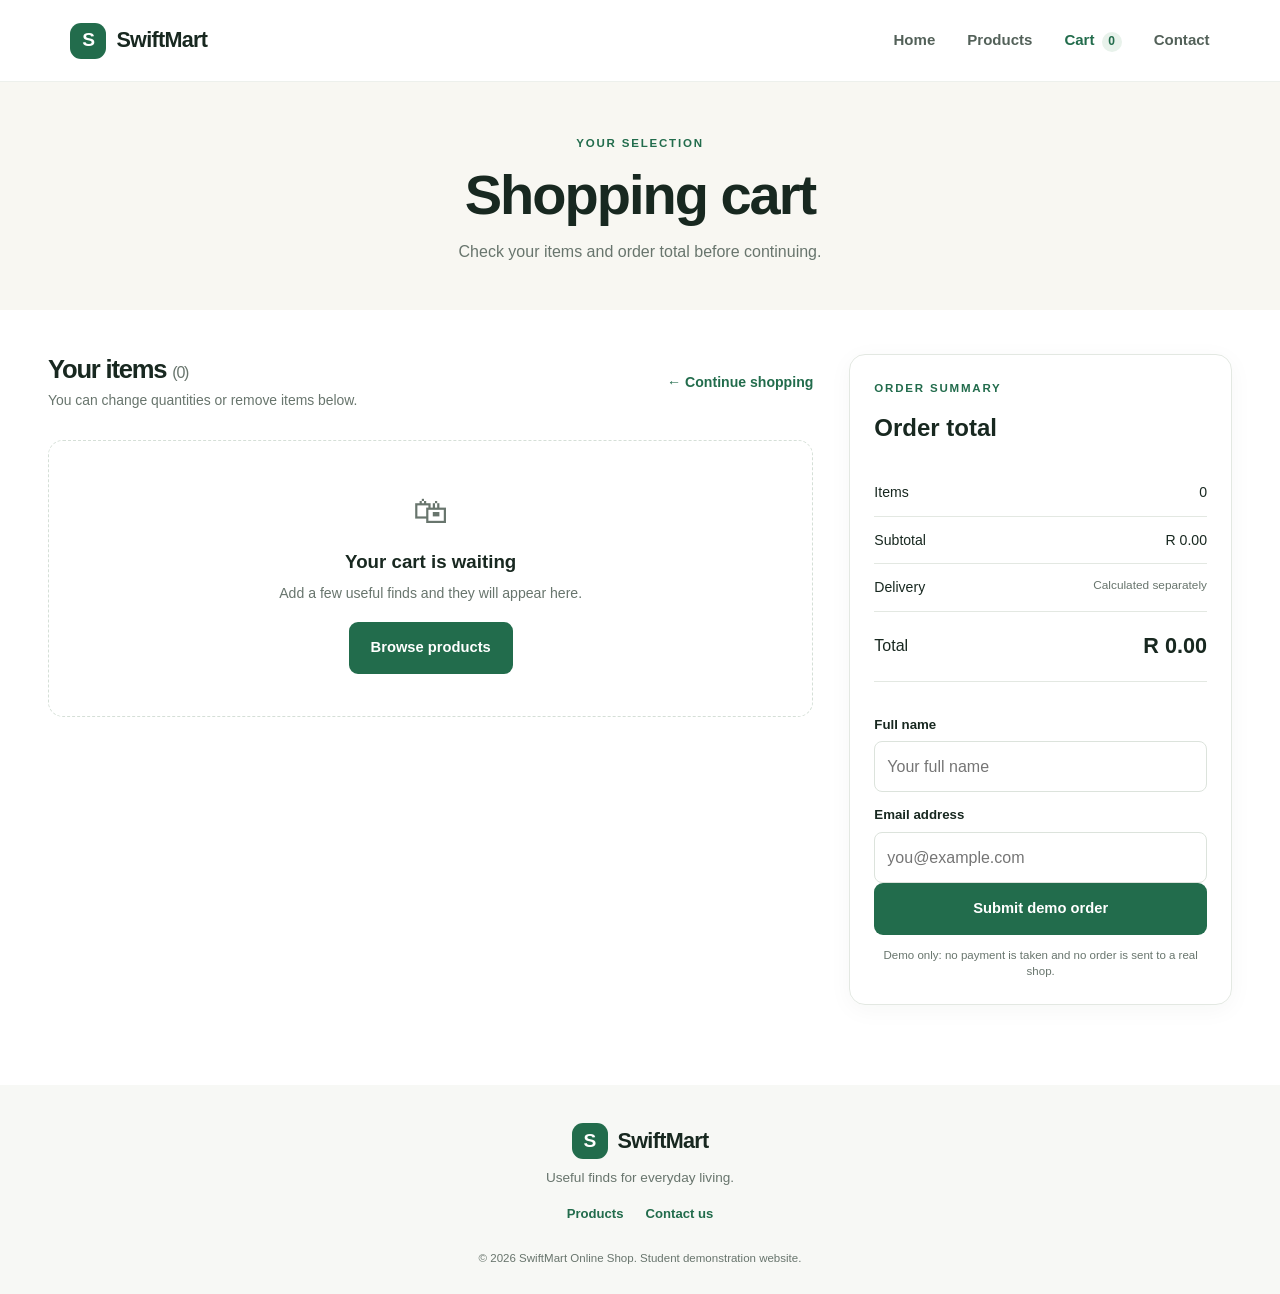
<file: cart.html>
<!DOCTYPE html>
<html lang="en">
<head>
  <meta charset="UTF-8"><meta name="viewport" content="width=device-width, initial-scale=1.0">
  <meta name="description" content="Review your SwiftMart shopping cart and submit a demo order.">
  <title>SwiftMart | Cart & Checkout</title><link rel="stylesheet" href="css/style.css"><script src="js/main.js" defer></script>
</head>
<body>
  <header class="site-header"><a class="brand" href="index.html"><span class="brand-mark">S</span><span>SwiftMart</span></a><button class="menu-toggle" aria-label="Open navigation" aria-expanded="false">☰</button><nav class="nav-links" aria-label="Main navigation"><a href="index.html">Home</a><a href="products.html">Products</a><a class="active" href="cart.html">Cart <span class="cart-count">0</span></a><a href="contact.html">Contact</a></nav></header>
  <main>
    <section class="page-banner compact-banner"><p class="eyebrow">YOUR SELECTION</p><h1>Shopping cart</h1><p>Check your items and order total before continuing.</p></section>
    <section class="section cart-layout">
      <div class="cart-main"><div class="section-heading cart-heading"><div><h2>Your items <span class="heading-count" id="cart-heading-count">(0)</span></h2><p class="muted">You can change quantities or remove items below.</p></div><a class="text-link" href="products.html">← Continue shopping</a></div>
        <div id="cart-items" class="cart-items"></div>
        <div id="cart-empty" class="empty-cart"><div class="empty-cart-icon">🛍</div><h3>Your cart is waiting</h3><p>Add a few useful finds and they will appear here.</p><a class="button button-primary" href="products.html">Browse products</a></div>
      </div>
      <aside class="order-summary"><p class="eyebrow">ORDER SUMMARY</p><h2>Order total</h2><div class="summary-line"><span>Items</span><span id="summary-quantity">0</span></div><div class="summary-line"><span>Subtotal</span><span id="summary-subtotal">R0.00</span></div><div class="summary-line"><span>Delivery</span><span class="delivery-note">Calculated separately</span></div><div class="summary-total"><span>Total</span><strong id="summary-total">R0.00</strong></div><form id="checkout-form" class="checkout-form" novalidate><label for="checkout-name">Full name</label><input id="checkout-name" name="name" autocomplete="name" required minlength="2" placeholder="Your full name"><label for="checkout-email">Email address</label><input id="checkout-email" name="email" type="email" autocomplete="email" required placeholder="you@example.com"><p class="form-error" id="checkout-error" role="alert"></p><button class="button button-primary button-full" type="submit">Submit demo order</button><p class="tiny-note">Demo only: no payment is taken and no order is sent to a real shop.</p></form>
      </aside>
    </section>
  </main>
  <footer class="site-footer"><a class="brand brand-footer" href="index.html"><span class="brand-mark">S</span><span>SwiftMart</span></a><p>Useful finds for everyday living.</p><div class="footer-links"><a href="products.html">Products</a><a href="contact.html">Contact us</a></div><small>© <span class="current-year"></span> SwiftMart Online Shop. Student demonstration website.</small></footer>
</body>
</html>
</file>
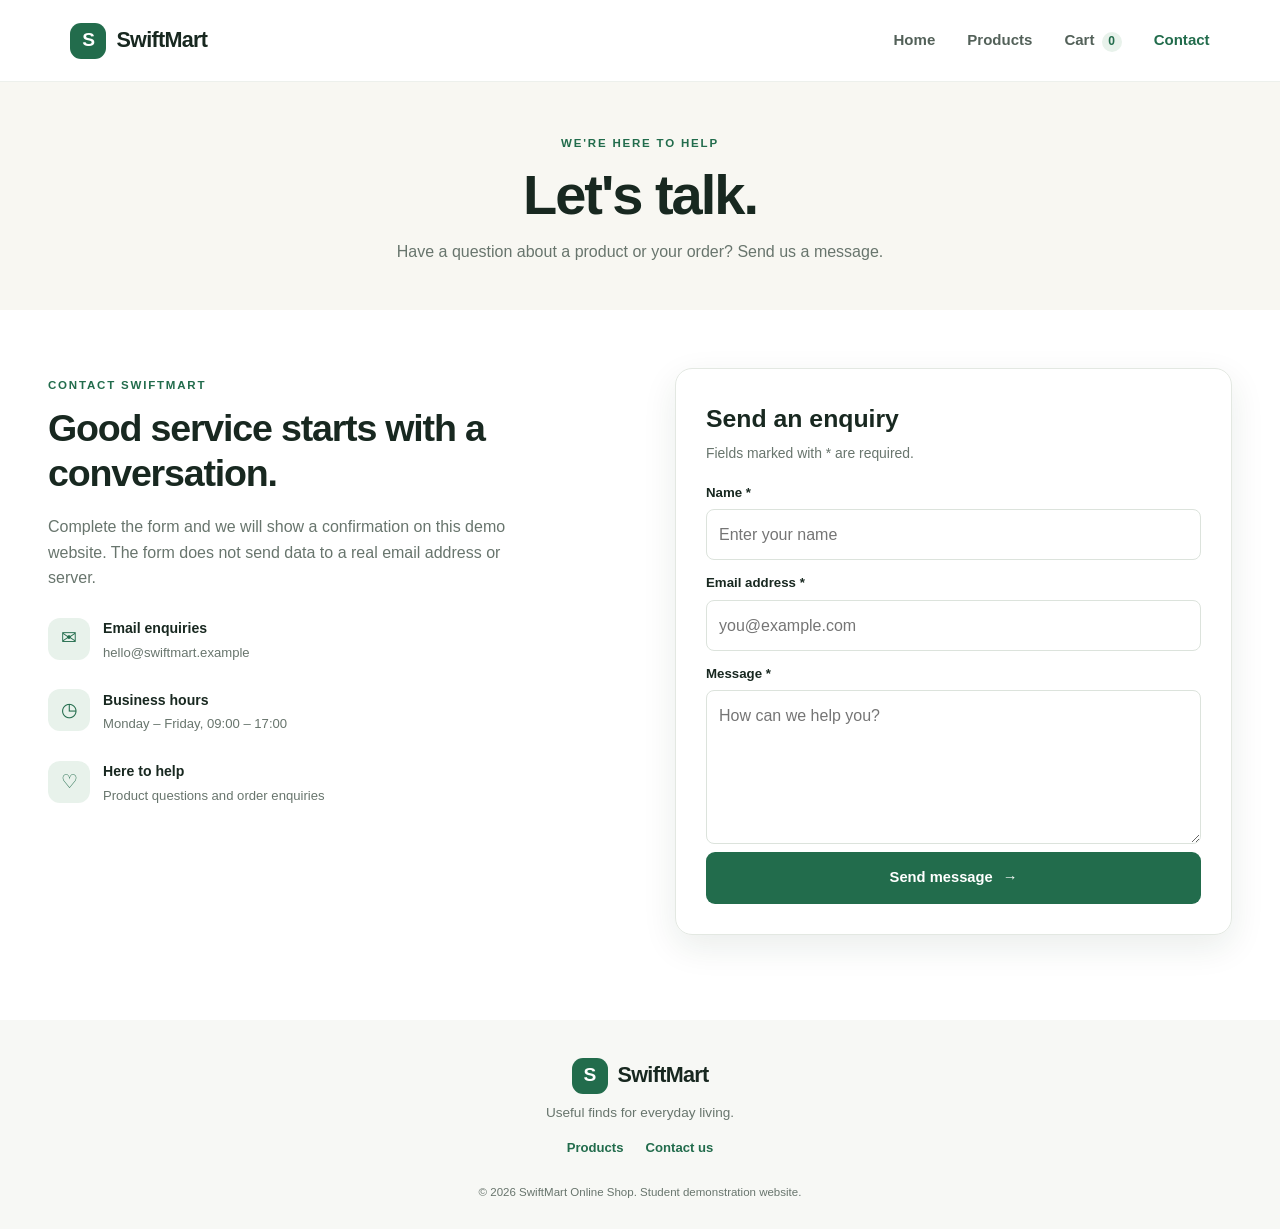
<file: contact.html>
<!DOCTYPE html>
<html lang="en">
<head>
  <meta charset="UTF-8"><meta name="viewport" content="width=device-width, initial-scale=1.0">
  <meta name="description" content="Contact SwiftMart with a question or order enquiry.">
  <title>SwiftMart | Contact</title><link rel="stylesheet" href="css/style.css"><script src="js/main.js" defer></script>
</head>
<body>
  <header class="site-header"><a class="brand" href="index.html"><span class="brand-mark">S</span><span>SwiftMart</span></a><button class="menu-toggle" aria-label="Open navigation" aria-expanded="false">☰</button><nav class="nav-links" aria-label="Main navigation"><a href="index.html">Home</a><a href="products.html">Products</a><a href="cart.html">Cart <span class="cart-count">0</span></a><a class="active" href="contact.html">Contact</a></nav></header>
  <main>
    <section class="page-banner compact-banner"><p class="eyebrow">WE'RE HERE TO HELP</p><h1>Let's talk.</h1><p>Have a question about a product or your order? Send us a message.</p></section>
    <section class="section contact-layout">
      <div class="contact-copy"><p class="eyebrow">CONTACT SWIFTMART</p><h2>Good service starts with a conversation.</h2><p>Complete the form and we will show a confirmation on this demo website. The form does not send data to a real email address or server.</p>
        <div class="contact-detail"><span class="contact-symbol">✉</span><div><strong>Email enquiries</strong><p>hello@swiftmart.example</p></div></div>
        <div class="contact-detail"><span class="contact-symbol">◷</span><div><strong>Business hours</strong><p>Monday – Friday, 09:00 – 17:00</p></div></div>
        <div class="contact-detail"><span class="contact-symbol">♡</span><div><strong>Here to help</strong><p>Product questions and order enquiries</p></div></div>
      </div>
      <form id="contact-form" class="contact-form" novalidate>
        <h2>Send an enquiry</h2><p class="muted">Fields marked with * are required.</p>
        <label for="contact-name">Name *</label><input id="contact-name" name="name" autocomplete="name" required minlength="2" placeholder="Enter your name">
        <label for="contact-email">Email address *</label><input id="contact-email" name="email" type="email" autocomplete="email" required placeholder="you@example.com">
        <label for="contact-message">Message *</label><textarea id="contact-message" name="message" rows="5" required minlength="10" placeholder="How can we help you?"></textarea>
        <p class="form-error" id="contact-error" role="alert"></p><button class="button button-primary button-full" type="submit">Send message <span aria-hidden="true">→</span></button>
        <p id="contact-success" class="success-message" role="status" hidden></p>
      </form>
    </section>
  </main>
  <footer class="site-footer"><a class="brand brand-footer" href="index.html"><span class="brand-mark">S</span><span>SwiftMart</span></a><p>Useful finds for everyday living.</p><div class="footer-links"><a href="products.html">Products</a><a href="contact.html">Contact us</a></div><small>© <span class="current-year"></span> SwiftMart Online Shop. Student demonstration website.</small></footer>
</body>
</html>
</file>
<file: css/style.css>
:root{--ink:#182820;--muted:#68756d;--green:#226c4c;--green-dark:#174d36;--mint:#e8f2eb;--cream:#f8f7f2;--white:#fff;--line:#e3e8e2;--orange:#f4b65f;--shadow:0 12px 35px rgba(25,54,38,.09);--radius:18px}
*{box-sizing:border-box}html{scroll-behavior:smooth}body{margin:0;background:#fff;color:var(--ink);font-family:Arial,Helvetica,sans-serif;line-height:1.6}a{color:inherit;text-decoration:none}img{max-width:100%;display:block}button,input,textarea{font:inherit}button,a,input,textarea{outline-color:var(--green)}.site-header{height:82px;display:flex;align-items:center;justify-content:space-between;padding:0 max(5.5%,calc((100% - 1240px)/2));border-bottom:1px solid #edf0ec;background:#fff;position:sticky;top:0;z-index:20}.brand{display:inline-flex;align-items:center;gap:10px;font-weight:800;font-size:1.35rem;letter-spacing:-.7px}.brand-mark{display:grid;place-items:center;width:36px;height:36px;border-radius:11px;background:var(--green);color:#fff;font-size:1.2rem;font-weight:800}.nav-links{display:flex;align-items:center;gap:32px;font-size:.94rem;font-weight:600;color:#536159}.nav-links a{padding:9px 0;transition:color .2s}.nav-links a:hover,.nav-links a.active{color:var(--green)}.cart-count{display:inline-grid;place-items:center;min-width:20px;height:20px;padding:0 5px;margin-left:3px;border-radius:20px;background:var(--mint);color:var(--green);font-size:.75rem}.menu-toggle{display:none;border:0;background:transparent;font-size:1.5rem;color:var(--ink);cursor:pointer}.hero{max-width:1240px;margin:auto;padding:64px 28px 76px;display:grid;grid-template-columns:1fr 1fr;align-items:center;gap:54px}.hero-content{padding:10px 0}.eyebrow{margin:0 0 12px;color:var(--green);font-size:.72rem;font-weight:800;letter-spacing:1.8px}.hero h1{font-size:clamp(2.8rem,5vw,4.6rem);letter-spacing:-3px;line-height:1.06;margin:0 0 22px;font-weight:800}.hero h1 span{color:var(--green)}.hero-content>p:not(.eyebrow){max-width:480px;color:var(--muted);font-size:1.08rem;margin:0 0 28px}.hero-actions{display:flex;gap:12px;flex-wrap:wrap}.button{display:inline-flex;align-items:center;justify-content:center;gap:10px;padding:13px 21px;border:1px solid transparent;border-radius:9px;font-weight:700;font-size:.92rem;cursor:pointer;transition:transform .18s,background .18s}.button:hover{transform:translateY(-2px)}.button-primary{background:var(--green);color:#fff}.button-primary:hover{background:var(--green-dark)}.button-outline{border-color:#d5dfd7;background:#fff;color:var(--ink)}.button-light{background:#fff;color:var(--green-dark);white-space:nowrap}.button-full{width:100%}.hero-trust{display:flex;gap:17px;flex-wrap:wrap;margin-top:29px;color:#68756d;font-size:.76rem}.hero-trust span::first-letter{color:var(--green)}.hero-image-wrap{position:relative}.hero-image{width:100%;height:450px;object-fit:cover;border-radius:26px 26px 26px 90px;box-shadow:var(--shadow)}.floating-note{position:absolute;bottom:24px;left:-24px;display:flex;align-items:center;gap:12px;background:#fff;padding:14px 18px;border-radius:13px;box-shadow:var(--shadow)}.note-icon{display:grid;place-items:center;width:38px;height:38px;border-radius:10px;background:#fff1d9;color:#a66c18;font-size:1.3rem}.floating-note strong,.floating-note small{display:block}.floating-note strong{font-size:.83rem}.floating-note small{font-size:.73rem;color:var(--muted);margin-top:2px}.section{max-width:1240px;margin:0 auto;padding:66px 28px}.category-section,.featured-section{padding-top:56px;padding-bottom:76px}.category-section{background:var(--cream);max-width:none;padding-left:max(28px,calc((100% - 1184px)/2));padding-right:max(28px,calc((100% - 1184px)/2))}.section-heading{display:flex;align-items:flex-end;justify-content:space-between;gap:20px;margin-bottom:28px}.section-heading h2,.promo-band h2,.contact-copy h2{margin:0;font-size:clamp(1.7rem,3vw,2.35rem);letter-spacing:-1.2px;line-height:1.2}.text-link{font-size:.88rem;color:var(--green);font-weight:700;white-space:nowrap}.category-grid{display:grid;grid-template-columns:repeat(3,1fr);gap:20px}.category-card{position:relative;overflow:hidden;border-radius:16px;background:#fff;padding:0 0 22px;transition:transform .2s,box-shadow .2s}.category-card:hover{transform:translateY(-4px);box-shadow:var(--shadow)}.category-card img{height:190px;width:100%;object-fit:cover}.category-card>span{display:inline-block;margin:19px 22px 4px;color:var(--green);font-size:.72rem;font-weight:800;letter-spacing:1px}.category-card h3{margin:0 22px;font-size:1.25rem}.category-card p{margin:3px 22px 0;color:var(--muted);font-size:.88rem}.promo-band{background:var(--green);color:#fff;display:flex;align-items:center;justify-content:space-between;gap:35px;padding:46px max(5.5%,calc((100% - 1184px)/2))}.promo-band .eyebrow{color:#c3e0ce}.promo-band h2{max-width:400px}.promo-band>p{max-width:390px;color:#d9e8df;font-size:.94rem}.product-grid{display:grid;grid-template-columns:repeat(4,minmax(0,1fr));gap:22px}.product-card{border:1px solid var(--line);border-radius:15px;overflow:hidden;background:#fff;transition:transform .2s,box-shadow .2s;display:flex;flex-direction:column}.product-card:hover{transform:translateY(-3px);box-shadow:var(--shadow)}.product-image-wrap{position:relative;background:#f5f6f3;overflow:hidden}.product-image{width:100%;height:210px;object-fit:cover;transition:transform .3s}.product-card:hover .product-image{transform:scale(1.04)}.product-tag{position:absolute;top:12px;left:12px;background:#fff;border-radius:30px;padding:5px 10px;font-size:.68rem;font-weight:700;color:var(--green)}.product-info{padding:17px;display:flex;flex-direction:column;flex:1}.product-category{font-size:.68rem;color:var(--green);font-weight:800;text-transform:uppercase;letter-spacing:1px;margin:0 0 5px}.product-info h3{font-size:1rem;margin:0 0 6px;line-height:1.35}.product-description{color:var(--muted);font-size:.82rem;margin:0 0 16px;flex:1}.product-bottom{display:flex;align-items:center;justify-content:space-between;gap:10px}.product-price{font-size:1.1rem;font-weight:800;white-space:nowrap}.add-to-cart{border:0;background:var(--mint);color:var(--green-dark);padding:9px 12px;border-radius:8px;font-size:.8rem;font-weight:800;cursor:pointer}.add-to-cart:hover{background:#d2e7d8}.page-banner{padding:70px 24px 62px;text-align:center;background:var(--cream)}.page-banner h1{font-size:clamp(2.3rem,5vw,3.5rem);line-height:1.1;letter-spacing:-2px;margin:0 0 13px}.page-banner>p:last-child{color:var(--muted);margin:0}.compact-banner{padding:52px 24px 45px}.products-page-section{padding-top:40px}.shop-toolbar{display:flex;align-items:center;justify-content:space-between;gap:20px;margin-bottom:20px}.muted{color:var(--muted);font-size:.87rem}.search-box{width:min(310px,100%);display:flex;align-items:center;gap:8px;padding:9px 12px;border:1px solid var(--line);border-radius:9px;color:var(--muted)}.search-box input{width:100%;border:0;outline:0}.filter-row{display:flex;gap:9px;flex-wrap:wrap;margin-bottom:26px}.filter-button{border:1px solid var(--line);border-radius:30px;background:#fff;padding:8px 15px;font-size:.82rem;color:#526056;cursor:pointer}.filter-button.active,.filter-button:hover{background:var(--green);border-color:var(--green);color:#fff}.empty-message,.empty-cart{text-align:center;color:var(--muted);padding:40px 15px}.site-footer{background:#f7f8f5;text-align:center;padding:38px 20px 25px;color:var(--muted)}.brand-footer{justify-content:center;color:var(--ink)}.site-footer>p{font-size:.85rem;margin:8px 0 14px}.footer-links{display:flex;justify-content:center;gap:22px;font-size:.82rem;color:var(--green);font-weight:700;margin-bottom:20px}.site-footer small{font-size:.72rem}.cart-layout{display:grid;grid-template-columns:minmax(0,1.6fr) minmax(290px,.8fr);align-items:start;gap:36px;padding-top:44px;padding-bottom:80px}.cart-heading{align-items:center}.cart-heading h2{font-size:1.6rem;margin:0}.cart-heading p{margin:5px 0 0}.heading-count{color:var(--muted);font-weight:400;font-size:1rem}.cart-items{display:grid;gap:13px}.cart-item{display:grid;grid-template-columns:100px minmax(0,1fr) auto;align-items:center;gap:17px;padding:14px;border:1px solid var(--line);border-radius:14px}.cart-item img{width:100px;height:95px;object-fit:cover;border-radius:9px;background:var(--cream)}.cart-item h3{font-size:.98rem;margin:0 0 3px}.cart-item .cart-category{font-size:.7rem;color:var(--green);font-weight:700;text-transform:uppercase;letter-spacing:.8px}.cart-item .cart-unit-price{font-size:.82rem;color:var(--muted);margin:3px 0 8px}.quantity-controls{display:flex;align-items:center;gap:10px}.quantity-controls button{width:27px;height:27px;border:1px solid var(--line);background:#fff;border-radius:7px;cursor:pointer;font-weight:700}.quantity-controls span{min-width:14px;text-align:center;font-size:.85rem}.cart-item-end{text-align:right;display:flex;flex-direction:column;align-items:flex-end;gap:12px}.cart-item-total{font-weight:800}.remove-item{border:0;background:none;color:#a64a3f;text-decoration:underline;font-size:.76rem;cursor:pointer}.empty-cart{border:1px dashed #d5dfd7;border-radius:15px;padding:42px 20px}.empty-cart-icon{font-size:2.2rem}.empty-cart h3{color:var(--ink);margin:8px 0 0}.empty-cart p{font-size:.88rem;margin:5px 0 18px}.order-summary{border:1px solid var(--line);border-radius:16px;padding:24px;box-shadow:0 5px 24px rgba(25,54,38,.04)}.order-summary h2{font-size:1.5rem;margin:0 0 22px}.summary-line,.summary-total{display:flex;justify-content:space-between;gap:15px;padding:12px 0;border-bottom:1px solid var(--line);font-size:.88rem}.delivery-note{font-size:.74rem;color:var(--muted);text-align:right}.summary-total{align-items:center;border-bottom:0;padding:17px 0;font-size:1rem}.summary-total strong{font-size:1.35rem}.checkout-form{border-top:1px solid var(--line);padding-top:20px}.checkout-form label,.contact-form label{display:block;font-weight:700;font-size:.83rem;margin:12px 0 6px}.checkout-form input,.contact-form input,.contact-form textarea{width:100%;padding:12px;border:1px solid #dce3dc;border-radius:8px;background:#fff;color:var(--ink)}.checkout-form input:focus,.contact-form input:focus,.contact-form textarea:focus{border-color:var(--green)}.tiny-note{font-size:.72rem;line-height:1.45;color:var(--muted);text-align:center;margin:12px 0 0}.form-error{color:#b23a31;font-size:.8rem;min-height:0;margin:8px 0}.form-error:empty{display:none}.contact-layout{display:grid;grid-template-columns:1fr 1fr;gap:70px;padding-top:58px;padding-bottom:85px}.contact-copy{padding-top:8px}.contact-copy h2{max-width:440px;margin-bottom:18px}.contact-copy>p:not(.eyebrow){color:var(--muted);max-width:460px}.contact-detail{display:flex;align-items:center;gap:13px;margin-top:24px}.contact-symbol{display:grid;place-items:center;width:42px;height:42px;border-radius:12px;background:var(--mint);color:var(--green);font-size:1.2rem}.contact-detail strong{font-size:.88rem}.contact-detail p{font-size:.82rem;color:var(--muted);margin:1px 0 0}.contact-form{padding:30px;border:1px solid var(--line);border-radius:17px;box-shadow:var(--shadow)}.contact-form h2{margin:0;font-size:1.55rem}.contact-form>p.muted{margin:4px 0 17px}.contact-form textarea{resize:vertical;min-height:130px}.success-message{padding:12px;background:var(--mint);border-radius:8px;color:var(--green-dark);font-size:.85rem}.sr-only{position:absolute;width:1px;height:1px;padding:0;margin:-1px;overflow:hidden;clip:rect(0,0,0,0);white-space:nowrap;border:0}
@media(max-width:950px){.hero{gap:30px;padding-top:48px}.hero-image{height:390px}.product-grid{grid-template-columns:repeat(2,minmax(0,1fr))}.promo-band{flex-wrap:wrap;gap:15px}.promo-band>p{max-width:100%;flex-basis:100%;margin:0}.cart-layout{gap:20px}.contact-layout{gap:35px}}
@media(max-width:680px){.site-header{height:70px;padding:0 20px}.menu-toggle{display:block}.nav-links{display:none;position:absolute;top:69px;left:0;right:0;padding:14px 22px 20px;background:#fff;border-bottom:1px solid var(--line);box-shadow:var(--shadow);flex-direction:column;align-items:flex-start;gap:7px}.nav-links.open{display:flex}.nav-links a{width:100%}.hero{grid-template-columns:1fr;padding:38px 21px 55px;gap:28px}.hero h1{font-size:3.25rem}.hero-image{height:300px;border-radius:20px 20px 20px 65px}.floating-note{left:10px;bottom:12px;padding:11px 13px}.hero-trust{gap:9px 15px}.section{padding:45px 21px}.section-heading{align-items:flex-start}.category-section{padding-left:21px;padding-right:21px}.category-grid{grid-template-columns:1fr;gap:15px}.category-card{display:grid;grid-template-columns:120px 1fr;grid-template-rows:auto auto auto;padding:0;align-items:center}.category-card img{grid-column:1;grid-row:1/4;height:125px}.category-card>span{margin:0 14px;align-self:end}.category-card h3{margin:2px 14px;font-size:1.1rem}.category-card p{margin:0 14px 10px}.promo-band{padding:37px 22px;display:grid;gap:14px}.promo-band h2{font-size:1.8rem}.promo-band>p{font-size:.88rem}.promo-band .button{justify-self:start}.product-grid{gap:12px}.product-image{height:155px}.product-info{padding:12px}.product-info h3{font-size:.9rem}.product-description{font-size:.76rem}.product-bottom{align-items:flex-start;flex-direction:column;gap:9px}.add-to-cart{width:100%}.page-banner{padding:48px 20px 42px}.compact-banner{padding:40px 20px 35px}.shop-toolbar{align-items:flex-start;flex-direction:column}.search-box{width:100%}.products-page-section{padding-top:30px}.cart-layout{grid-template-columns:1fr;padding:30px 20px 55px}.cart-heading{flex-direction:column;align-items:flex-start}.cart-item{grid-template-columns:75px minmax(0,1fr) auto;gap:10px;padding:10px}.cart-item img{width:75px;height:82px}.cart-item h3{font-size:.86rem}.cart-item-total{font-size:.85rem}.cart-item-end{gap:8px}.quantity-controls{gap:6px}.contact-layout{grid-template-columns:1fr;padding:38px 21px 55px;gap:28px}.contact-form{padding:22px}.section-heading h2{font-size:1.8rem}.footer-links{margin-bottom:15px}}
@media(max-width:380px){.product-grid{grid-template-columns:1fr}.product-image{height:220px}.hero h1{font-size:2.8rem}.cart-item{grid-template-columns:65px minmax(0,1fr)}.cart-item-end{grid-column:2;flex-direction:row;justify-content:space-between;align-items:center}.cart-item img{width:65px;height:75px}}
</file>
